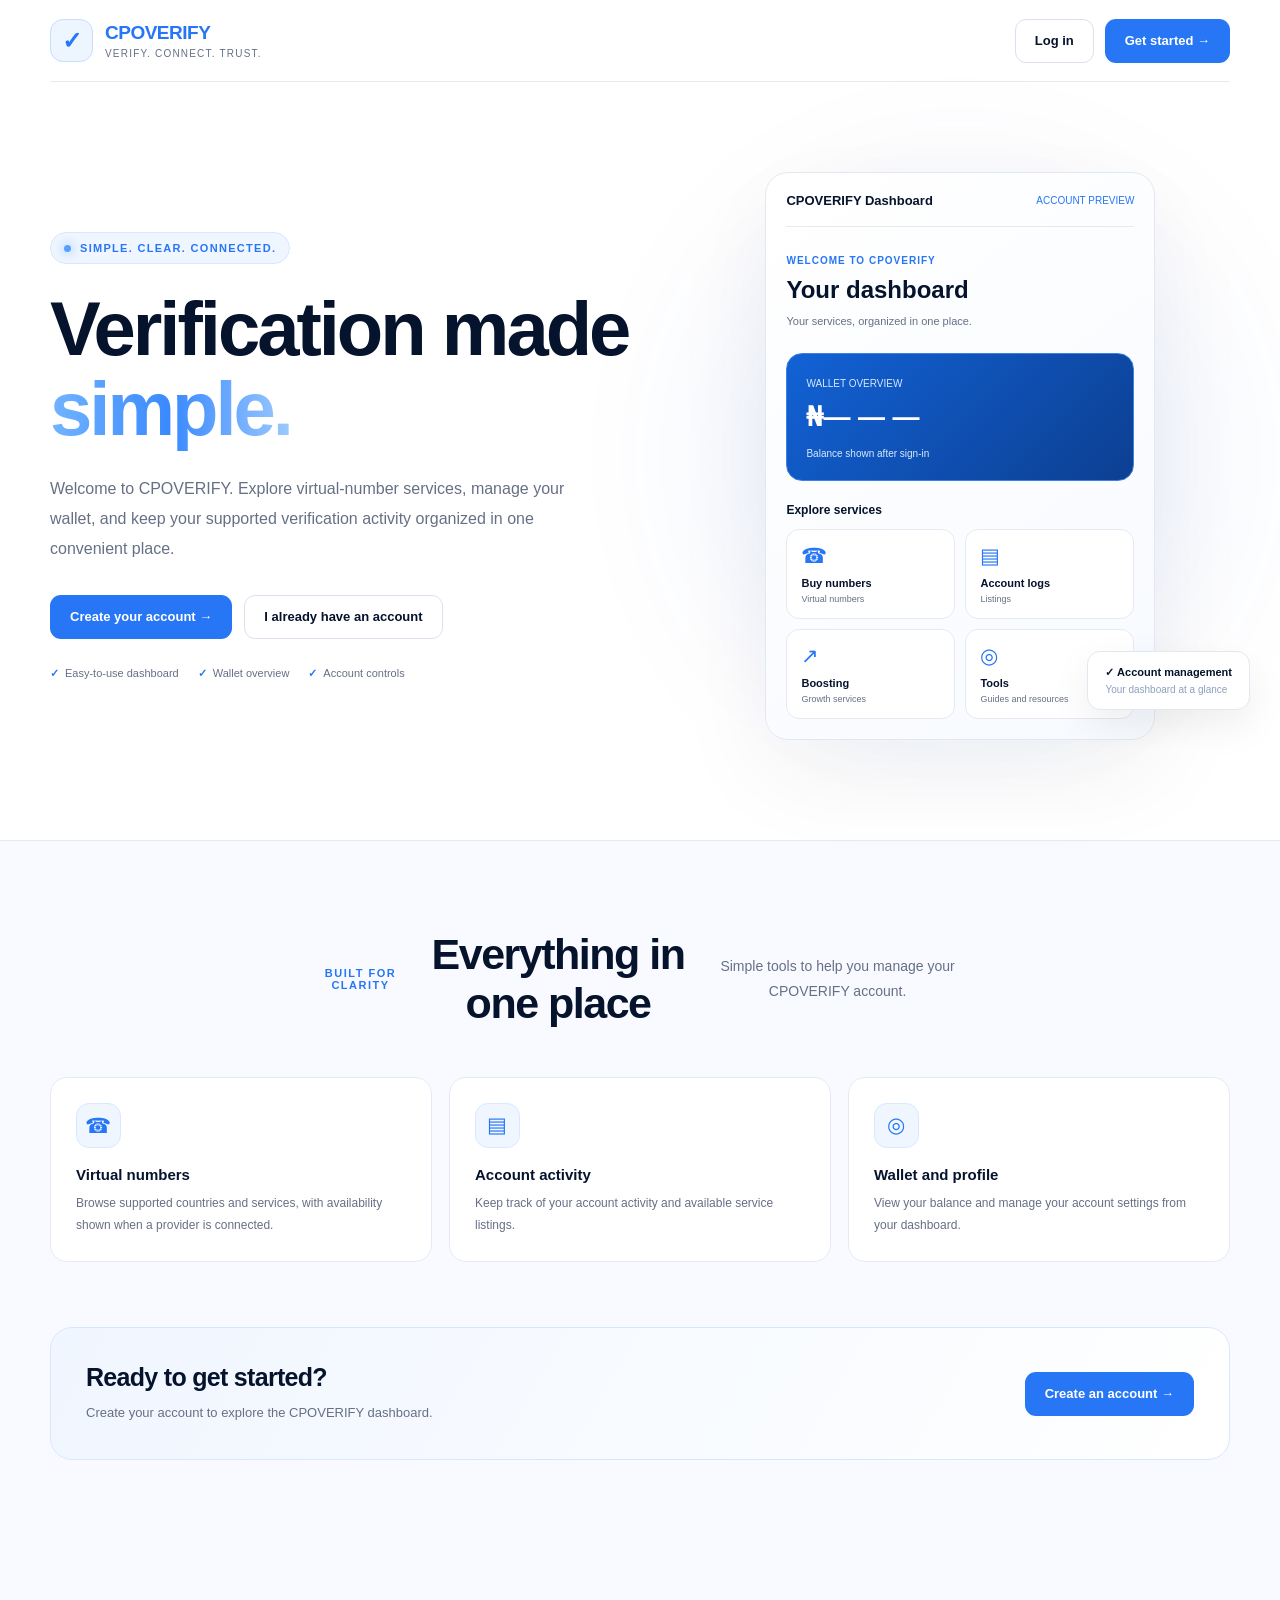
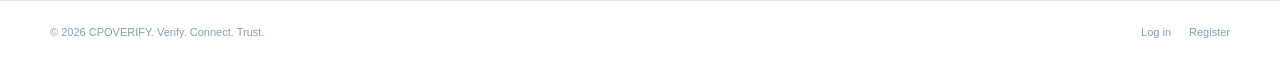
<file: index.html>
<!DOCTYPE html>
<html lang="en">
<head>
  <meta charset="UTF-8">
  <meta name="viewport" content="width=device-width, initial-scale=1.0">
  <meta name="theme-color" content="#ffffff">
  <title>CPOVERIFY — Verify. Connect. Trust.</title>
  <link rel="stylesheet" href="styles.css">

  <style>
    /* =========================================
       CPOVERIFY LANDING PAGE
       White background + navy text + blue accents
       ========================================= */

    :root {
      --navy: #06132d;
      --navy-light: #0a2046;
      --blue: #2676f5;
      --blue-bright: #4d9aff;
      --white: #ffffff;
      --muted: #667085;
      --line: #e6eaf0;
      --light-bg: #f7f9fc;
    }

    * {
      box-sizing: border-box;
    }

    html {
      scroll-behavior: smooth;
    }

    body {
      margin: 0;
      color: var(--navy);
      background: var(--white);
      font-family: Inter, Arial, sans-serif;
      overflow-x: hidden;
    }

    a {
      color: inherit;
      text-decoration: none;
    }

    button,
    a {
      -webkit-tap-highlight-color: transparent;
    }

    /* White background with subtle blue glow */

    .landing-bg {
      position: fixed;
      inset: 0;
      z-index: -2;
      overflow: hidden;
      background:
        radial-gradient(
          circle at 15% 20%,
          #edf5ff 0,
          transparent 38%
        ),
        radial-gradient(
          circle at 85% 65%,
          #f0f6ff 0,
          transparent 38%
        ),
        linear-gradient(
          135deg,
          #ffffff,
          #f8fbff,
          #ffffff
        );
    }

    .landing-bg::before {
      content: "";
      position: absolute;
      inset: -50%;
      background: linear-gradient(
        115deg,
        transparent 35%,
        rgba(36,117,255,.07) 50%,
        transparent 65%
      );
      animation: backgroundFlow 16s linear infinite;
    }

    .landing-bg::after {
      content: "";
      position: absolute;
      width: 600px;
      height: 600px;
      top: 15%;
      left: 55%;
      border-radius: 50%;
      background: #1262d6;
      filter: blur(180px);
      opacity: .08;
      animation: glowPulse 8s ease-in-out infinite alternate;
    }

    @keyframes backgroundFlow {
      from {
        transform: translateX(-15%) rotate(0deg);
      }

      to {
        transform: translateX(15%) rotate(360deg);
      }
    }

    @keyframes glowPulse {
      from {
        opacity: .04;
        transform: scale(.8);
      }

      to {
        opacity: .12;
        transform: scale(1.2);
      }
    }

    @keyframes float {
      0%, 100% {
        transform: translateY(0);
      }

      50% {
        transform: translateY(-10px);
      }
    }

    @keyframes fadeUp {
      from {
        opacity: 0;
        transform: translateY(25px);
      }

      to {
        opacity: 1;
        transform: translateY(0);
      }
    }

    /* Main layout */

    .landing-container {
      width: min(1180px, 100% - 40px);
      margin: auto;
    }

    .landing-header {
      min-height: 82px;
      display: flex;
      align-items: center;
      justify-content: space-between;
      gap: 20px;
      border-bottom: 1px solid var(--line);
    }

    .landing-brand {
      display: flex;
      align-items: center;
      gap: 12px;
      font-size: 19px;
      font-weight: 900;
      letter-spacing: -.5px;
    }

    .landing-brand span {
      color: var(--blue);
    }

    .brand-placeholder {
      width: 43px;
      height: 43px;
      display: grid;
      place-items: center;
      border: 1px solid #c7dcff;
      border-radius: 13px;
      background: #edf5ff;
      color: #2676f5;
      font-size: 24px;
    }

    .brand-text small {
      display: block;
      margin-top: 4px;
      color: var(--muted);
      font-size: 10px;
      font-weight: 500;
      letter-spacing: 1.2px;
    }

    .header-actions {
      display: flex;
      align-items: center;
      gap: 11px;
    }

    .landing-btn {
      display: inline-flex;
      align-items: center;
      justify-content: center;
      gap: 8px;
      min-height: 44px;
      padding: 12px 19px;
      border: 1px solid transparent;
      border-radius: 11px;
      background: var(--blue);
      color: #fff;
      font-size: 13px;
      font-weight: 750;
      cursor: pointer;
      transition:
        transform .2s ease,
        background .2s ease,
        box-shadow .2s ease;
    }

    .landing-btn:hover {
      background: #3989ff;
      transform: translateY(-2px);
      box-shadow: 0 8px 25px #1262d640;
    }

    .landing-btn-outline {
      background: #ffffff;
      color: var(--navy);
      border-color: #d9e1ed;
    }

    .landing-btn-outline:hover {
      background: #f3f7ff;
    }

    /* Hero */

    .landing-hero {
      display: grid;
      grid-template-columns: 1.05fr .95fr;
      align-items: center;
      gap: 45px;
      padding: 90px 0 100px;
    }

    .hero-copy {
      animation: fadeUp .8s ease both;
    }

    .hero-label {
      display: inline-flex;
      align-items: center;
      gap: 9px;
      padding: 9px 13px;
      border: 1px solid #d7e7ff;
      border-radius: 30px;
      background: #f0f6ff;
      color: #2676f5;
      font-size: 11px;
      font-weight: 800;
      letter-spacing: 1.3px;
    }

    .hero-label i {
      width: 7px;
      height: 7px;
      border-radius: 50%;
      background: #54a0ff;
      box-shadow: 0 0 12px #54a0ff;
    }

    .hero-copy h1 {
      max-width: 650px;
      margin: 25px 0;
      font-size: clamp(43px, 6vw, 76px);
      line-height: 1.05;
      letter-spacing: -3px;
      font-weight: 900;
    }

    .hero-copy h1 span {
      color: #2676f5;
      background: linear-gradient(
        90deg,
        #72b4ff,
        #3989ff,
        #9dcaff
      );
      background-clip: text;
      -webkit-background-clip: text;
      -webkit-text-fill-color: transparent;
    }

    .hero-copy > p {
      max-width: 540px;
      color: var(--muted);
      font-size: 16px;
      line-height: 1.9;
    }

    .hero-actions {
      display: flex;
      flex-wrap: wrap;
      gap: 12px;
      margin-top: 30px;
    }

    .hero-trust {
      display: flex;
      flex-wrap: wrap;
      gap: 19px;
      margin-top: 28px;
      color: #667085;
      font-size: 11px;
    }

    .hero-trust span::before {
      content: "✓";
      color: #2676f5;
      margin-right: 6px;
      font-weight: 900;
    }

    /* Dashboard preview */

    .hero-preview {
      position: relative;
      display: flex;
      justify-content: center;
      align-items: center;
      min-width: 0;
      animation: fadeUp 1s ease .15s both;
    }

    .preview-glow {
      position: absolute;
      width: 80%;
      height: 80%;
      border-radius: 50%;
      background: #1262d6;
      filter: blur(100px);
      opacity: .10;
    }

    .preview-card {
      position: relative;
      width: min(100%, 390px);
      padding: 20px;
      border: 1px solid #e1e8f2;
      border-radius: 23px;
      background: linear-gradient(
        145deg,
        #ffffff,
        #f7faff
      );
      box-shadow: 0 30px 100px #0b234610;
      animation: float 6s ease-in-out infinite;
    }

    .preview-top {
      display: flex;
      align-items: center;
      justify-content: space-between;
      padding-bottom: 18px;
      border-bottom: 1px solid var(--line);
    }

    .preview-top b {
      font-size: 13px;
    }

    .preview-top small {
      color: #2676f5;
      font-size: 10px;
    }

    .preview-greeting {
      padding: 23px 0 15px;
    }

    .preview-greeting small {
      color: #2676f5;
      font-size: 10px;
      font-weight: 800;
      letter-spacing: 1px;
    }

    .preview-greeting h2 {
      margin: 8px 0;
      font-size: 24px;
    }

    .preview-greeting p {
      color: var(--muted);
      font-size: 11px;
    }

    .preview-balance {
      padding: 19px;
      border: 1px solid #3c80e8;
      border-radius: 16px;
      background: linear-gradient(
        135deg,
        #1262d6,
        #0c3f91
      );
      color: #ffffff;
    }

    .preview-balance small {
      color: #d7e8ff;
      font-size: 10px;
    }

    .preview-balance strong {
      display: block;
      margin: 10px 0;
      font-size: 27px;
    }

    .preview-balance span {
      color: #d9eaff;
      font-size: 10px;
    }

    .preview-section-title {
      margin: 22px 0 12px;
      font-size: 12px;
      font-weight: 800;
    }

    .preview-services {
      display: grid;
      grid-template-columns: 1fr 1fr;
      gap: 10px;
    }

    .preview-service {
      padding: 14px;
      border: 1px solid var(--line);
      border-radius: 13px;
      background: #ffffff;
    }

    .preview-service span {
      color: #2676f5;
      font-size: 21px;
    }

    .preview-service b {
      display: block;
      margin-top: 9px;
      font-size: 11px;
    }

    .preview-service small {
      display: block;
      margin-top: 5px;
      color: var(--muted);
      font-size: 9px;
    }

    .preview-float {
      position: absolute;
      right: -20px;
      bottom: 30px;
      padding: 14px 17px;
      border: 1px solid #e1e8f2;
      border-radius: 13px;
      background: #ffffff;
      box-shadow: 0 15px 40px #00000012;
      animation: float 5s ease-in-out infinite reverse;
    }

    .preview-float b {
      display: block;
      font-size: 11px;
    }

    .preview-float small {
      display: block;
      margin-top: 5px;
      color: #8da0bb;
      font-size: 10px;
    }

    /* Features */

    .features-section {
      padding: 75px 0;
      border-top: 1px solid var(--line);
      background: #f8faff;
    }

    .section-heading {
      max-width: 650px;
      margin: 0 auto 35px;
      text-align: center;
    }

    .section-heading small {
      color: #2676f5;
      font-size: 11px;
      font-weight: 800;
      letter-spacing: 1.5px;
    }

    .section-heading h2 {
      margin: 14px 0;
      font-size: clamp(29px, 4vw, 43px);
      letter-spacing: -1.5px;
    }

    .section-heading p {
      color: var(--muted);
      font-size: 14px;
      line-height: 1.8;
    }

    .feature-grid {
      display: grid;
      grid-template-columns: repeat(3, minmax(0, 1fr));
      gap: 17px;
    }

    .feature-card {
      padding: 25px;
      border: 1px solid #e5eaf2;
      border-radius: 17px;
      background: #ffffff;
      transition:
        transform .25s ease,
        border-color .25s ease,
        background .25s ease;
    }

    .feature-card:hover {
      transform: translateY(-5px);
      border-color: #b7d3ff;
      background: #fafdff;
    }

    .feature-icon {
      display: grid;
      place-items: center;
      width: 45px;
      height: 45px;
      margin-bottom: 18px;
      border: 1px solid #d9e8ff;
      border-radius: 13px;
      background: #f0f6ff;
      color: #2676f5;
      font-size: 21px;
    }

    .feature-card h3 {
      margin: 0 0 10px;
      font-size: 15px;
    }

    .feature-card p {
      margin: 0;
      color: var(--muted);
      font-size: 12px;
      line-height: 1.8;
    }

    /* CTA */

    .landing-cta {
      display: flex;
      justify-content: space-between;
      align-items: center;
      gap: 25px;
      margin: 65px 0;
      padding: 35px;
      border: 1px solid #d8e7ff;
      border-radius: 22px;
      background: linear-gradient(
        120deg,
        #f0f6ff,
        #ffffff
      );
    }

    .landing-cta h2 {
      margin: 0 0 10px;
      font-size: 25px;
      letter-spacing: -.7px;
    }

    .landing-cta p {
      margin: 0;
      color: var(--muted);
      font-size: 13px;
      line-height: 1.7;
    }

    /* Footer */

    .landing-footer {
      padding: 25px 0;
      border-top: 1px solid var(--line);
      color: #879bb8;
      font-size: 11px;
      background: #ffffff;
    }

    .footer-inner {
      display: flex;
      justify-content: space-between;
      align-items: center;
      gap: 15px;
    }

    .footer-links {
      display: flex;
      gap: 18px;
    }

    .footer-links a:hover {
      color: #2676f5;
    }

    /* Mobile */

    @media (max-width: 850px) {
      .landing-hero {
        grid-template-columns: 1fr;
        gap: 45px;
        padding: 65px 0 80px;
      }

      .hero-copy h1 {
        font-size: clamp(43px, 10vw, 65px);
      }

      .hero-preview {
        width: 100%;
      }

      .preview-float {
        right: -5px;
      }

      .feature-grid {
        grid-template-columns: 1fr 1fr;
      }
    }

    @media (max-width: 560px) {
      .landing-container {
        width: calc(100% - 30px);
      }

      .landing-header {
        min-height: 72px;
      }

      .landing-brand {
        gap: 8px;
        font-size: 16px;
      }

      .brand-placeholder {
        width: 36px;
        height: 36px;
      }

      .brand-text small {
        font-size: 8px;
      }

      .header-actions {
        gap: 7px;
      }

      .header-actions .landing-btn {
        min-height: 39px;
        padding: 9px 12px;
        font-size: 11px;
      }

      .landing-hero {
        padding: 55px 0 65px;
      }

      .hero-copy h1 {
        letter-spacing: -2px;
      }

      .hero-copy > p {
        font-size: 14px;
      }

      .hero-actions {
        flex-direction: column;
      }

      .hero-actions .landing-btn {
        width: 100%;
      }

      .hero-trust {
        gap: 12px;
        font-size: 10px;
      }

      .preview-card {
        padding: 15px;
      }

      .preview-float {
        bottom: -20px;
      }

      .features-section {
        padding: 60px 0;
      }

      .feature-grid {
        grid-template-columns: 1fr;
      }

      .landing-cta {
        flex-direction: column;
        align-items: flex-start;
        padding: 25px;
        margin: 45px 0;
      }

      .landing-cta .landing-btn {
        width: 100%;
      }

      .footer-inner {
        flex-direction: column;
        align-items: flex-start;
      }
    }

    /* Scroll reveal animations */

    .feature-card,
    .section-heading,
    .landing-cta {
      animation: fadeUp .8s ease both;
    }

    /* Respect reduced-motion settings */

    @media (prefers-reduced-motion: reduce) {
      *,
      *::before,
      *::after {
        animation-duration: .01ms !important;
        animation-iteration-count: 1 !important;
        scroll-behavior: auto !important;
        transition-duration: .01ms !important;
      }
    }
  </style>
</head>

<body>

  <div class="landing-bg"></div>

  <!-- Header -->
  <header class="landing-container landing-header">

    <a class="landing-brand" href="index.html" aria-label="CPOVERIFY home">

      <!-- Replace this placeholder with your logo later -->
      <span class="brand-placeholder">✓</span>

      <span class="brand-text">
        CPO<span>VERIFY</span>
        <small>VERIFY. CONNECT. TRUST.</small>
      </span>

    </a>

    <nav class="header-actions" aria-label="Account navigation">

      <a class="landing-btn landing-btn-outline" href="login.html">
        Log in
      </a>

      <a class="landing-btn" href="register.html">
        Get started →
      </a>

    </nav>

  </header>

  <main>

    <!-- Hero -->
    <section class="landing-container landing-hero">

      <div class="hero-copy">

        <div class="hero-label">
          <i></i>
          SIMPLE. CLEAR. CONNECTED.
        </div>

        <h1>
          Verification made
          <span>simple.</span>
        </h1>

        <p>
          Welcome to CPOVERIFY. Explore virtual-number services,
          manage your wallet, and keep your supported verification
          activity organized in one convenient place.
        </p>

        <div class="hero-actions">

          <a class="landing-btn" href="register.html">
            Create your account →
          </a>

          <a class="landing-btn landing-btn-outline" href="login.html">
            I already have an account
          </a>

        </div>

        <div class="hero-trust">
          <span>Easy-to-use dashboard</span>
          <span>Wallet overview</span>
          <span>Account controls</span>
        </div>

      </div>

      <!-- Dashboard preview -->
      <div class="hero-preview">

        <div class="preview-glow"></div>

        <div class="preview-card">

          <div class="preview-top">
            <b>CPOVERIFY Dashboard</b>
            <small>ACCOUNT PREVIEW</small>
          </div>

          <div class="preview-greeting">
            <small>WELCOME TO CPOVERIFY</small>
            <h2>Your dashboard</h2>
            <p>Your services, organized in one place.</p>
          </div>

          <div class="preview-balance">
            <small>WALLET OVERVIEW</small>
            <strong>₦— — —</strong>
            <span>Balance shown after sign-in</span>
          </div>

          <div class="preview-section-title">
            Explore services
          </div>

          <div class="preview-services">

            <div class="preview-service">
              <span>☎</span>
              <b>Buy numbers</b>
              <small>Virtual numbers</small>
            </div>

            <div class="preview-service">
              <span>▤</span>
              <b>Account logs</b>
              <small>Listings</small>
            </div>

            <div class="preview-service">
              <span>↗</span>
              <b>Boosting</b>
              <small>Growth services</small>
            </div>

            <div class="preview-service">
              <span>◎</span>
              <b>Tools</b>
              <small>Guides and resources</small>
            </div>

          </div>

        </div>

        <div class="preview-float">
          <b>✓ Account management</b>
          <small>Your dashboard at a glance</small>
        </div>

      </div>

    </section>

    <!-- Features -->
    <section class="features-section">

      <div class="landing-container">

        <div class="section-heading">
          <small>BUILT FOR CLARITY</small>
          <h2>Everything in one place</h2>
          <p>
            Simple tools to help you manage your CPOVERIFY account.
          </p>
        </div>

        <div class="feature-grid">

          <article class="feature-card">
            <div class="feature-icon">☎</div>
            <h3>Virtual numbers</h3>
            <p>
              Browse supported countries and services, with
              availability shown when a provider is connected.
            </p>
          </article>

          <article class="feature-card">
            <div class="feature-icon">▤</div>
            <h3>Account activity</h3>
            <p>
              Keep track of your account activity and available
              service listings.
            </p>
          </article>

          <article class="feature-card">
            <div class="feature-icon">◎</div>
            <h3>Wallet and profile</h3>
            <p>
              View your balance and manage your account settings
              from your dashboard.
            </p>
          </article>

        </div>

        <!-- CTA -->
        <div class="landing-cta">

          <div>
            <h2>Ready to get started?</h2>
            <p>
              Create your account to explore the CPOVERIFY dashboard.
            </p>
          </div>

          <a class="landing-btn" href="register.html">
            Create an account →
          </a>

        </div>

      </div>

    </section>

  </main>

  <!-- Footer -->
  <footer class="landing-footer">

    <div class="landing-container footer-inner">

      <span>
        © <span id="current-year"></span>
        CPOVERIFY. Verify. Connect. Trust.
      </span>

      <div class="footer-links">
        <a href="login.html">Log in</a>
        <a href="register.html">Register</a>
      </div>

    </div>

  </footer>

  <script>
    document.getElementById("current-year").textContent =
      new Date().getFullYear();
  </script>

</body>
</html>
</file>
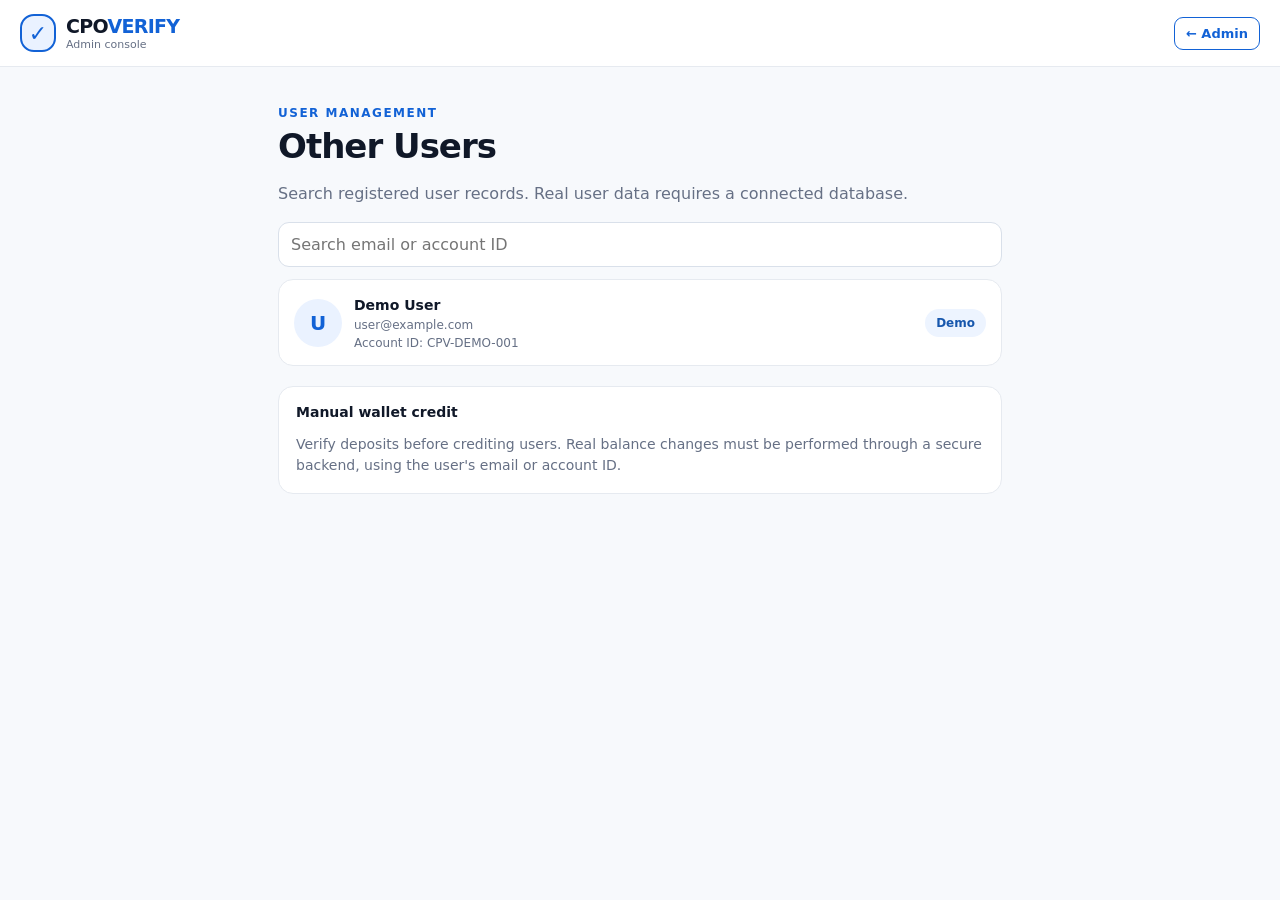
<file: other-users.html>
<!DOCTYPE html>
<html lang="en">
<head>
  <meta charset="UTF-8">
  <meta name="viewport" content="width=device-width, initial-scale=1.0">
  <title>Other Users — CPOVERIFY</title>
  <link rel="stylesheet" href="styles.css">
</head>
<body class="app-page">

  <header class="app-header">
    <a class="brand" href="admin.html">
      <span class="brand-mark">✓</span>
      <span>
        <b>CPO<span>VERIFY</span></b>
        <small>Admin console</small>
      </span>
    </a>
    <a class="btn btn-outline btn-small" href="admin.html">
      ← Admin
    </a>
  </header>

  <main class="app-main">
    <p class="greeting">USER MANAGEMENT</p>
    <h1>Other Users</h1>
    <p class="muted intro">
      Search registered user records. Real user data requires
      a connected database.
    </p>

    <input type="search" id="user-search"
      placeholder="Search email or account ID">

    <div id="users-list">
      <article class="user-row"
        data-user="demo user@example.com cpv-demo-001">
        <div class="user-avatar">U</div>
        <div class="user-details">
          <b>Demo User</b>
          <small>user@example.com</small>
          <small>Account ID: CPV-DEMO-001</small>
        </div>
        <span class="tag">Demo</span>
      </article>
    </div>

    <section class="notice">
      <b>Manual wallet credit</b>
      <p>
        Verify deposits before crediting users. Real balance
        changes must be performed through a secure backend,
        using the user's email or account ID.
      </p>
    </section>
  </main>

  <script src="app.js"></script>
</body>
</html>
</file>
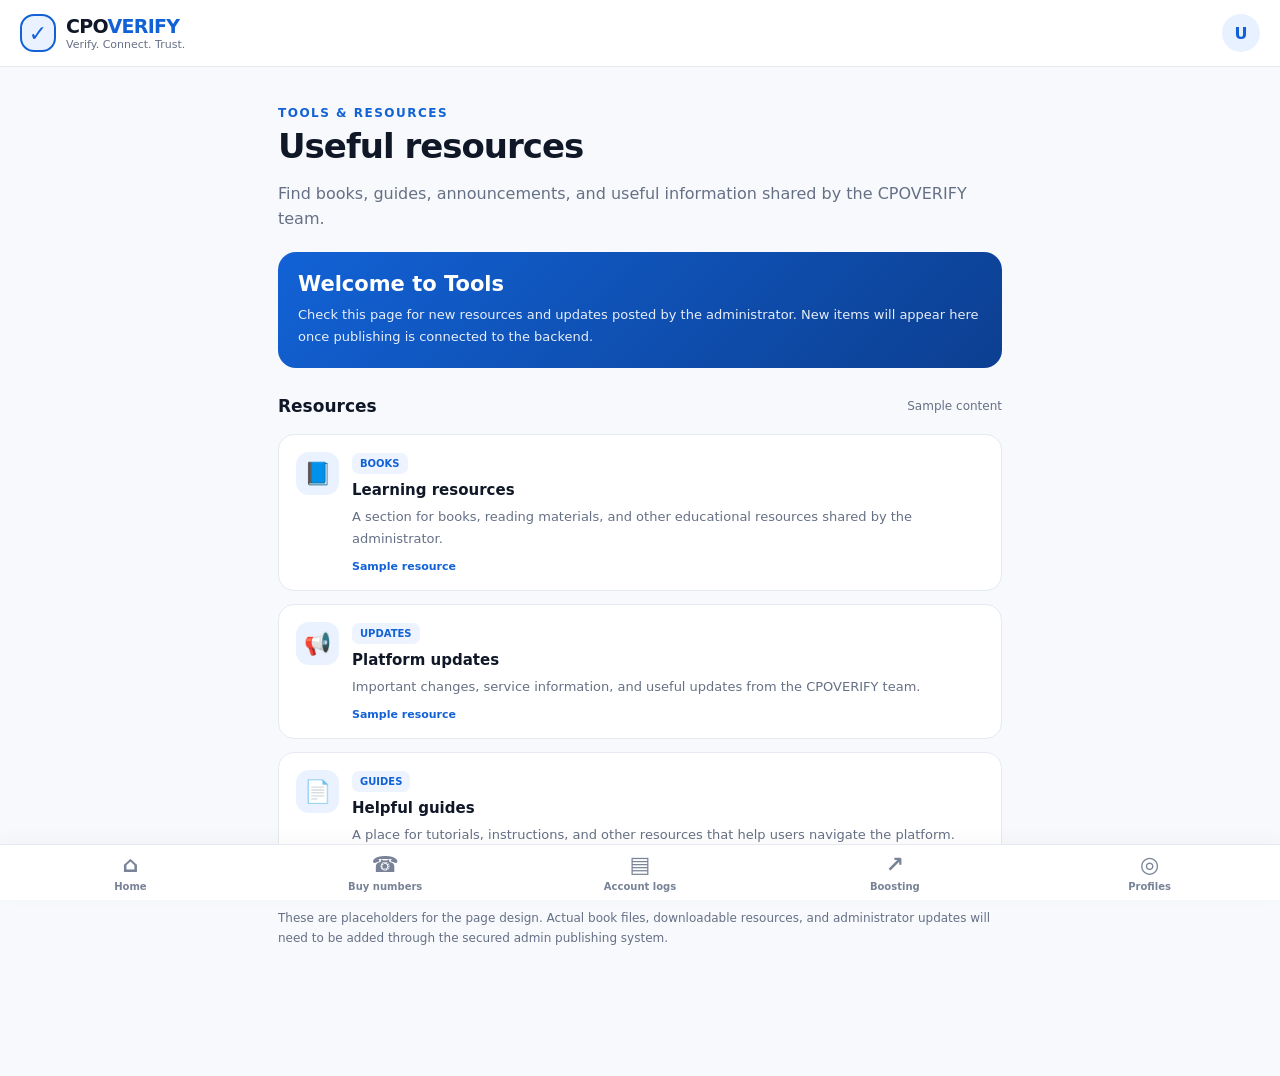
<file: tools.html>
<!DOCTYPE html> <html lang="en"> <head> <meta charset="UTF-8"> <meta name="viewport" content="width=device-width, initial-scale=1.0"> <meta name="theme-color" content="#ffffff"> <title>Tools & Resources — CPOVERIFY</title> <link rel="stylesheet" href="styles.css"> <style> .tools-intro { padding: 20px; margin: 20px 0; border-radius: 18px; background: linear-gradient(135deg, #1262d6, #0c3f91); color: #fff; } .tools-intro h2 { margin: 0 0 8px; font-size: 21px; } .tools-intro p { margin: 0; font-size: 13px; line-height: 1.7; opacity: .9; } .resource-list { display: grid; gap: 13px; margin-top: 18px; } .resource-card { display: flex; align-items: flex-start; gap: 13px; padding: 17px; background: #fff; border: 1px solid var(--line); border-radius: 16px; } .resource-icon { display: grid; place-items: center; width: 43px; height: 43px; flex-shrink: 0; border-radius: 13px; background: #eaf2ff; color: var(--blue); font-size: 22px; } .resource-body { flex: 1; min-width: 0; } .resource-body h2 { margin: 2px 0 7px; font-size: 15px; } .resource-body p { margin: 0; color: var(--muted); font-size: 13px; line-height: 1.7; overflow-wrap: anywhere; } .resource-meta { display: block; margin-top: 10px; color: var(--blue); font-size: 11px; font-weight: 700; } .resource-badge { display: inline-block; padding: 5px 8px; margin-bottom: 5px; background: #edf4ff; color: var(--blue); border-radius: 7px; font-size: 10px; font-weight: 800; } .tools-empty { padding: 25px; text-align: center; border: 1px dashed #d5deeb; border-radius: 16px; background: #fff; color: var(--muted); } </style> </head> <body class="app-page"> <header class="app-header"> <a class="brand" href="dashboard.html"> <span class="brand-mark">✓</span> <span> <b>CPO<span>VERIFY</span></b> <small>Verify. Connect. Trust.</small> </span> </a> <a class="avatar" href="profile.html" aria-label="My profile">U</a> </header> <main class="app-main"> <p class="greeting">TOOLS & RESOURCES</p> <h1>Useful resources</h1> <p class="muted intro"> Find books, guides, announcements, and useful information shared by the CPOVERIFY team. </p> <section class="tools-intro"> <h2>Welcome to Tools</h2> <p> Check this page for new resources and updates posted by the administrator. New items will appear here once publishing is connected to the backend. </p> </section> <div class="section-heading"> <h2>Resources</h2> <span class="muted">Sample content</span> </div> <div class="resource-list" id="resource-list"> <article class="resource-card"> <span class="resource-icon">📘</span> <div class="resource-body"> <span class="resource-badge">BOOKS</span> <h2>Learning resources</h2> <p> A section for books, reading materials, and other educational resources shared by the administrator. </p> <span class="resource-meta">Sample resource</span> </div> </article> <article class="resource-card"> <span class="resource-icon">📢</span> <div class="resource-body"> <span class="resource-badge">UPDATES</span> <h2>Platform updates</h2> <p> Important changes, service information, and useful updates from the CPOVERIFY team. </p> <span class="resource-meta">Sample resource</span> </div> </article> <article class="resource-card"> <span class="resource-icon">📄</span> <div class="resource-body"> <span class="resource-badge">GUIDES</span> <h2>Helpful guides</h2> <p> A place for tutorials, instructions, and other resources that help users navigate the platform. </p> <span class="resource-meta">Sample resource</span> </div> </article> </div> <p class="small-note"> These are placeholders for the page design. Actual book files, downloadable resources, and administrator updates will need to be added through the secured admin publishing system. </p> </main> <nav class="bottom-nav" aria-label="Main navigation"> <a href="dashboard.html"><span>⌂</span>Home</a> <a href="buy-number.html"><span>☎</span>Buy numbers</a> <a href="account-logs.html"><span>▤</span>Account logs</a> <a href="boost-account.html"><span>↗</span>Boosting</a> <a href="profile.html"><span>◎</span>Profiles</a> </nav> <script src="app.js"></script> </body> </html>
</file>
<file: styles.css>
* {
  box-sizing: border-box;
}

:root {
  --blue: #1262d6;
  --blue-dark: #0c3f91;
  --ink: #101828;
  --muted: #667085;
  --line: #e6eaf0;
  --bg: #f7f9fc;
  --white: #ffffff;
}

html {
  font-family: Inter, system-ui, -apple-system, BlinkMacSystemFont,
    "Segoe UI", sans-serif;
  color: var(--ink);
  background: var(--bg);
}

body {
  margin: 0;
  min-height: 100vh;
}

a {
  color: var(--blue);
  text-decoration: none;
}

button,
input {
  font: inherit;
}

.site-header,
.app-header {
  display: flex;
  align-items: center;
  justify-content: space-between;
  padding: 18px 20px;
  background: #fff;
  border-bottom: 1px solid var(--line);
}

.brand {
  display: flex;
  align-items: center;
  gap: 10px;
  color: var(--ink);
}

.brand-mark {
  display: grid;
  place-items: center;
  width: 42px;
  height: 46px;
  background: #eaf2ff;
  border: 2px solid var(--blue);
  border-radius: 14px;
  color: var(--blue);
  font-size: 27px;
  font-weight: 900;
}

.brand b {
  font-size: 23px;
  letter-spacing: -.7px;
}

.brand b span {
  color: var(--blue);
}

.brand small {
  display: block;
  font-size: 11px;
  color: var(--muted);
  margin-top: 1px;
}

.btn {
  display: inline-flex;
  align-items: center;
  justify-content: center;
  border: 1px solid var(--blue);
  background: var(--blue);
  color: #fff;
  border-radius: 12px;
  padding: 12px 17px;
  font-weight: 700;
  cursor: pointer;
}

.btn-outline {
  background: #fff;
  color: var(--blue);
}

.btn-light {
  background: #fff;
  color: var(--blue);
  border-color: #fff;
}

.btn-google {
  background: #fff;
  color: var(--ink);
  border-color: var(--line);
}

.btn-small {
  padding: 8px 11px;
  border-radius: 9px;
  font-size: 13px;
}

.full {
  width: 100%;
  margin-top: 12px;
}

.btn-danger {
  background: #fff;
  color: #c43232;
  border-color: #f0caca;
}

.hero {
  max-width: 1050px;
  margin: auto;
  padding: 75px 24px;
  min-height: 520px;
}

.eyebrow,
.greeting {
  font-size: 12px;
  font-weight: 800;
  letter-spacing: 1.5px;
  color: var(--blue);
}

h1 {
  font-size: clamp(34px, 6vw, 58px);
  letter-spacing: -1.8px;
  line-height: 1.08;
  margin: 13px 0;
}

.hero h1 span {
  color: var(--blue);
}

.hero p {
  max-width: 520px;
  color: var(--muted);
  font-size: 17px;
  line-height: 1.7;
}

.hero-actions,
.service-pills {
  display: flex;
  gap: 10px;
  flex-wrap: wrap;
  margin-top: 25px;
}

.service-pills {
  margin-top: 40px;
}

.service-pills span,
.tag {
  font-size: 12px;
  color: #1757ad;
  background: #edf4ff;
  border-radius: 100px;
  padding: 7px 11px;
  font-weight: 700;
}

.footer {
  text-align: center;
  color: var(--muted);
  padding: 25px;
  font-size: 13px;
}

.auth-page {
  display: flex;
  flex-direction: column;
  align-items: center;
  padding: 28px 18px;
}

.auth-brand {
  margin: 14px 0 26px;
}

.auth-card {
  width: min(100%, 430px);
  background: #fff;
  border: 1px solid var(--line);
  border-radius: 22px;
  padding: 28px;
  box-shadow: 0 12px 35px #0b1e3a0a;
}

.auth-card h1 {
  font-size: 30px;
  letter-spacing: -.8px;
}

.muted {
  color: var(--muted);
}

.auth-card p {
  line-height: 1.5;
}

.auth-card label,
.settings-card label,
.search-label {
  display: block;
  font-size: 13px;
  font-weight: 700;
  margin-top: 17px;
}

.auth-card input,
.settings-card input,
.search-label input,
#user-search {
  display: block;
  width: 100%;
  border: 1px solid #d9e0ea;
  background: #fff;
  border-radius: 11px;
  padding: 12px;
  margin-top: 7px;
  outline-color: var(--blue);
}

.form-row {
  text-align: right;
  margin-top: 12px;
  font-size: 13px;
}

.auth-foot {
  text-align: center;
  font-size: 13px;
  margin-top: 22px;
}

.app-page {
  padding-bottom: 90px;
  background: var(--bg);
}

.app-header {
  padding: 14px 20px;
  position: sticky;
  top: 0;
  z-index: 2;
}

.app-header .brand-mark {
  width: 36px;
  height: 38px;
  font-size: 22px;
}

.app-header .brand b {
  font-size: 19px;
}

.avatar {
  display: grid;
  place-items: center;
  background: #e8f1ff;
  color: var(--blue);
  font-weight: 800;
  width: 38px;
  height: 38px;
  border-radius: 50%;
}

.app-main {
  width: min(100%, 760px);
  margin: 0 auto;
  padding: 26px 18px;
}

.app-main h1 {
  font-size: 34px;
  letter-spacing: -1px;
  margin: 8px 0;
}

.greeting {
  margin: 5px 0;
}

.balance-card {
  background: linear-gradient(135deg, #1262d6, #0d4db4);
  border-radius: 22px;
  padding: 23px;
  color: #fff;
  margin: 23px 0;
  box-shadow: 0 12px 25px #1262d626;
}

.balance-top {
  display: flex;
  justify-content: space-between;
  font-size: 13px;
  opacity: .9;
}

.balance-amount {
  font-size: 35px;
  font-weight: 800;
  letter-spacing: -1px;
  margin: 12px 0 2px;
}

.balance-card p {
  font-size: 12px;
  opacity: .8;
  margin: 0 0 18px;
}

.section-heading {
  display: flex;
  justify-content: space-between;
  align-items: center;
  margin: 28px 0 13px;
}

.section-heading h2,
.settings-card h2 {
  font-size: 17px;
  margin: 0;
}

.section-heading .muted {
  font-size: 12px;
}

.service-grid {
  display: grid;
  grid-template-columns: repeat(2, minmax(0, 1fr));
  gap: 12px;
}

.service-card {
  display: flex;
  flex-direction: column;
  align-items: flex-start;
  background: #fff;
  border: 1px solid var(--line);
  border-radius: 17px;
  padding: 17px;
  color: var(--ink);
  min-height: 135px;
}

.service-card b {
  margin-top: 12px;
  font-size: 14px;
}

.service-card small {
  margin-top: 5px;
  color: var(--muted);
  line-height: 1.4;
}

.service-icon {
  width: 40px;
  height: 40px;
  display: grid;
  place-items: center;
  border-radius: 13px;
  font-size: 23px;
  font-weight: 700;
}

.blue {
  background: #eaf2ff;
  color: #1763d5;
}

.purple {
  background: #f2eaff;
  color: #7c3aed;
}

.green {
  background: #e5f8ef;
  color: #13945a;
}

.yellow {
  background: #fff5d9;
  color: #ae7900;
}

.notice {
  background: #fff;
  border: 1px solid var(--line);
  border-radius: 15px;
  padding: 17px;
  margin-top: 20px;
  font-size: 14px;
}

.notice p {
  color: var(--muted);
  line-height: 1.5;
  margin-bottom: 0;
}

.bottom-nav {
  position: fixed;
  bottom: 0;
  left: 0;
  right: 0;
  z-index: 5;
  background: #fff;
  border-top: 1px solid var(--line);
  display: flex;
  justify-content: space-around;
  padding: 8px 3px max(8px, env(safe-area-inset-bottom));
  box-shadow: 0 -5px 20px #10264b08;
}

.bottom-nav a {
  display: flex;
  flex-direction: column;
  align-items: center;
  gap: 4px;
  color: #788397;
  font-size: 10px;
  font-weight: 650;
  min-width: 0;
  flex: 1;
}

.bottom-nav a span {
  font-size: 22px;
  line-height: 24px;
}

.bottom-nav a.active {
  color: var(--blue);
}

.intro {
  line-height: 1.6;
}

.search-label {
  margin: 22px 0;
}

.country-list {
  display: grid;
  gap: 10px;
}

.country-card,
.listing-card,
.boost-card,
.profile-card,
.settings-card,
.user-row,
.admin-card {
  background: #fff;
  border: 1px solid var(--line);
  border-radius: 15px;
  padding: 15px;
  display: flex;
  align-items: center;
  gap: 12px;
}

.country-card .flag {
  font-size: 29px;
}

.country-card div {
  flex: 1;
}

.country-card small,
.profile-card small,
.user-details small {
  display: block;
  color: var(--muted);
  font-size: 12px;
  margin-top: 4px;
}

.small-note {
  font-size: 12px;
  line-height: 1.6;
  color: var(--muted);
  margin-top: 22px;
}

.filter-row {
  display: flex;
  gap: 8px;
  overflow: auto;
  margin: 20px 0;
}

.filter-chip {
  border: 1px solid var(--line);
  background: #fff;
  color: var(--muted);
  padding: 9px 15px;
  border-radius: 100px;
  white-space: nowrap;
}

.filter-chip.active {
  background: #eaf2ff;
  color: var(--blue);
  border-color: #c7dcff;
}

.listing-card {
  margin: 10px 0;
}

.listing-icon {
  display: grid;
  place-items: center;
  width: 42px;
  height: 42px;
  border-radius: 12px;
  background: #edf4ff;
  color: var(--blue);
  font-size: 22px;
}

.listing-info {
  flex: 1;
}

.listing-info small {
  display: block;
  color: var(--muted);
  font-size: 12px;
  margin-top: 5px;
  line-height: 1.4;
}

.boost-card {
  align-items: flex-start;
  margin: 12px 0;
  flex-wrap: wrap;
}

.boost-card > div {
  flex: 1;
  min-width: 130px;
}

.boost-card h2 {
  font-size: 15px;
  margin: 2px 0 6px;
}

.boost-card p {
  font-size: 13px;
  color: var(--muted);
  line-height: 1.5;
  margin: 0 0 10px;
}

.profile-card {
  margin: 20px 0;
}

.profile-avatar,
.user-avatar {
  display: grid;
  place-items: center;
  width: 48px;
  height: 48px;
  border-radius: 50%;
  background: #eaf2ff;
  color: var(--blue);
  font-size: 20px;
  font-weight: 800;
}

.settings-card {
  display: block;
  margin: 13px 0;
}

.settings-card h2 {
  margin-bottom: 8px;
}

.settings-link {
  display: flex;
  justify-content: space-between;
  padding: 15px 0;
  color: var(--ink);
  border-bottom: 1px solid var(--line);
  font-size: 14px;
}

.settings-card .btn {
  margin-top: 15px;
}

.admin-grid {
  display: grid;
  gap: 12px;
  margin-top: 20px;
}

.admin-card {
  display: flex;
  flex-direction: column;
  align-items: flex-start;
  color: var(--ink);
}

.admin-card small {
  color: var(--muted);
  line-height: 1.5;
}

.admin-card span {
  font-size: 13px;
  font-weight: 700;
  color: var(--blue);
}

.user-row {
  margin-top: 12px;
}

.user-details {
  flex: 1;
}

.user-details b {
  font-size: 14px;
}

[hidden] {
  display: none !important;
}

@media (min-width: 700px) {
  .hero {
    padding-top: 120px;
  }

  .app-main {
    padding-top: 34px;
  }
}

@media (max-width: 380px) {
  .bottom-nav a {
    font-size: 9px;
  }

  .bottom-nav a span {
    font-size: 20px;
  }

  .app-header {
    padding: 12px;
  }

  .app-main {
    padding-left: 13px;
    padding-right: 13px;
  }

  .country-card {
    gap: 8px;
  }

  .country-card .btn {
    padding: 8px;
    font-size: 11px;
  }
}
</file>
